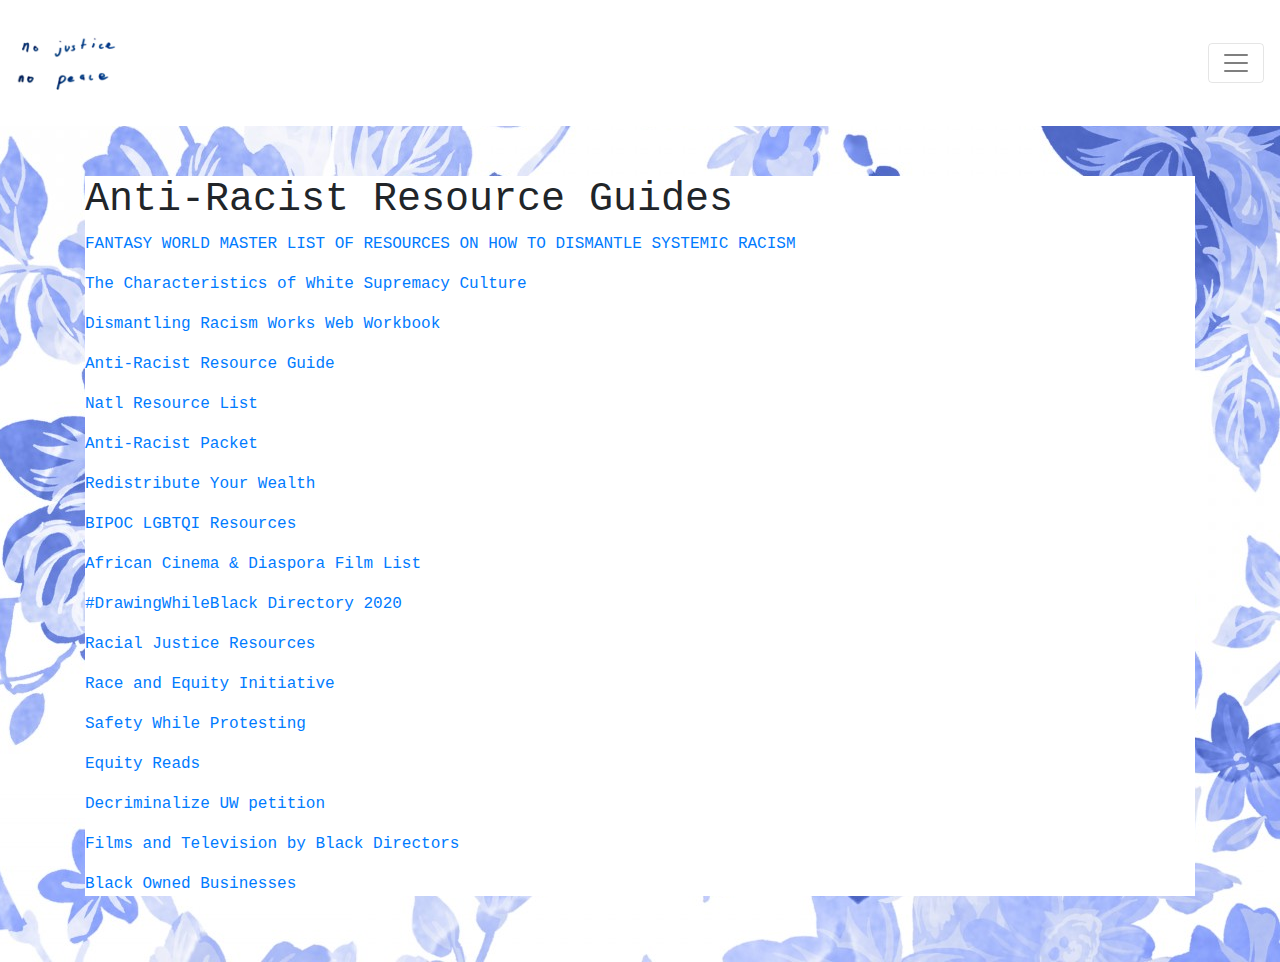
<file: matthews-final-project/index.html>
<!DOCTYPE html>
<html lang="en">
    <head>
        <meta charset="UTF-8">
        <meta name="viewport" content="width=device-width, initial-scale=1.0">
        <meta name="author" content="No Justice No Peace">
        <meta name="description" content="A compilation of anti-racist resource guides, books, and educational materials">
        <meta name="keywords" content="library science, resume, cv, work history">
        <link rel="stylesheet" href="css/styles.css">
        <link rel="stylesheet" href="https://stackpath.bootstrapcdn.com/bootstrap/4.3.1/css/bootstrap.min.css" integrity="sha384-ggOyR0iXCbMQv3Xipma34MD+dH/1fQ784/j6cY/iJTQUOhcWr7x9JvoRxT2MZw1T" crossorigin="anonymous">
        <title>No Justice, No Peace!</title>
    </head>
    <body>
        <!-- jQuery library (required by Bootstrap's JavaScript library) -->
<script src="https://code.jquery.com/jquery-3.3.1.slim.min.js" integrity="sha384-q8i/X+965DzO0rT7abK41JStQIAqVgRVzpbzo5smXKp4YfRvH+8abtTE1Pi6jizo" crossorigin="anonymous"></script>

<!-- PopperJS library (required by Bootstrap's JavaScript library) -->
<script src="https://cdnjs.cloudflare.com/ajax/libs/popper.js/1.14.7/umd/popper.min.js" integrity="sha384-UO2eT0CpHqdSJQ6hJty5KVphtPhzWj9WO1clHTMGa3JDZwrnQq4sF86dIHNDz0W1" crossorigin="anonymous"></script>

<!-- Bootstrap v4.3.1 JavaScript library -->
<script src="https://stackpath.bootstrapcdn.com/bootstrap/4.3.1/js/bootstrap.min.js" integrity="sha384-JjSmVgyd0p3pXB1rRibZUAYoIIy6OrQ6VrjIEaFf/nJGzIxFDsf4x0xIM+B07jRM" crossorigin="anonymous"></script>
        
<nav class="navbar navbar-light" style="background-color:white;">
    <a class="navbar-brand" href="index.html">
        <img src="img/noj.jpg" width="100" height="100" alt="a doodle of a face"></a>
    <button class="navbar-toggler" type="button" data-toggle="collapse" data-target="#navbarSupportedContent" aria-controls="navbarSupportedContent" aria-expanded="false" aria-label="Toggle navigation">
      <span class="navbar-toggler-icon"></span>
    </button>
    <div class="collapse navbar-collapse" id="navbarSupportedContent">
      <ul class="navbar-nav mr-auto">
        <li class="nav-item active">
          <a class="nav-link" href="#">Home <span class="sr-only">(current)</span></a>
        </li>
        <li class="nav-item">
            <a class="nav-link" href="pics.html">Books to Read</a>
          </li>
          <li class="nav-item">
            <a class="nav-link" href="PDFS.html">PDFS</a>
          </li>
          <li class="nav-item">
            <a class="nav-link" href="recommend.html">Recommend / Contact</a>
          </li>       
      </ul>
    </div>
  </nav>

<header>  
    <div class= "container">
        <div class="feature-description">
            <h1>Anti-Racist Resource Guides</h1>                          
            <p>
                <a href="http://pfw.guide/">FANTASY WORLD MASTER LIST OF RESOURCES ON HOW TO DISMANTLE SYSTEMIC RACISM</a>
            </p>
            <p>
                <a href="https://www.showingupforracialjustice.org/white-supremacy-culture-characteristics.html">The Characteristics of White Supremacy Culture</a>
            </p>
            <p>
                <a href="https://www.dismantlingracism.org/">Dismantling Racism Works Web Workbook</a>
            </p>
            <p>
            <a href="https://docs.google.com/document/d/1a-lzdtxOlWuzYNGqwlYwxMWADtZ6vJGCpKhtJHHrS54/preview?pru=AAABcqUlz28*xJMPmAcQx3f3etUM64nLBg">Anti-Racist Resource Guide</a>
            </p>
            <p>
                <a href="https://docs.google.com/spreadsheets/u/1/d/1fpdRY5fwoyt04Il6y9bToWjv4wUaIoMAQERoE2A140U/htmlview?usp=sharing&pru=AAABcqmvDo4*skM0e1pm251cf_7HPHdYtg#">Natl Resource List</a>
            </p>
            <p>
                <a href="https://docs.google.com/document/d/16tuiRYmXO7-O4A52A0oUBy3l5TBgbLifJ7TZIhEJHqY/edit#">Anti-Racist Packet</a>
            </p>
            <p>
                <a href="https://docs.google.com/spreadsheets/d/1M40tGFAlVNHnzTwLsgCXlCHmlch-qOl7C4Ma3OL7mKM/edit#gid=0">Redistribute Your Wealth</a>
            </p>
            <p>
                <a href="https://docs.google.com/document/d/1nYfpd5tfQQErfaBfpnhsAo91aHitXlYGTI6LBdv9ZYQ/edit">BIPOC LGBTQI Resources</a>
            </p>
            <p>
                <a href="https://docs.google.com/spreadsheets/u/1/d/1_xULqMM-IppLHvkKbOQE8QXnPjoNrbcUDERlq-HQwqQ/htmlview?mc_cid=d9fbe0cb92&mc_eid=51b8b32c1c">African Cinema & Diaspora Film List</a>
            </p>
            <p>
                <a href="https://airtable.com/shr5dNqIMizMEVkUQ/tbllHKX96kO8JWiKC">#DrawingWhileBlack Directory 2020</a>
            </p>
                <p>
                <a href="https://guides.lib.uw.edu/racial-justice">Racial Justice Resources</a>
            </p>
            <p>
                <a href="https://www.washington.edu/raceequity/2020/06/10/race-and-equity-resources/">Race and Equity Initiative</a>
            </p>
            <p>
                <a href="https://libguides.seattlecentral.edu/c.php?g=1046607&p=7594636">Safety While Protesting</a>
            </p>
            <p>
                <a href="https://guides.lib.uw.edu/research/recommendedreadsequity">Equity Reads</a>
            </p>
            <p>
                <a href="https://docs.google.com/document/d/1S4RPR9wfPdwEjcLLWUNJ3ESQCytslcBn9A_6RIxvxpc/preview?pru=AAABcqTDHE8*aUzoXI5vjdHRUcgyjdbwjQ">Decriminalize UW petition</a>
            </p>
            <p>
                <a href="https://cinema.washington.edu/news/2020/06/08/what-stream-right-now-films-and-television-black-directors">Films and Television by Black Directors</a>
            </p>
            <p>
                <a href="https://intentionalist.com/b/?ls=&radius=5&st=listing&lat=&lng=&listing_tag%5B%5D=black-owned&listing_neighborhood%5B%5D=1631&fbclid=IwAR0IWzu17TSbOd4oE2d36fwZ1KLgntGqkYmNLz7ugSH2U-EIFDvQAoSTm6E">Black Owned Businesses</a>
            </p>
        </div>
     </div>
     
</header>      
    
<main>
    
</main>


    </body>
    </html>
</file>
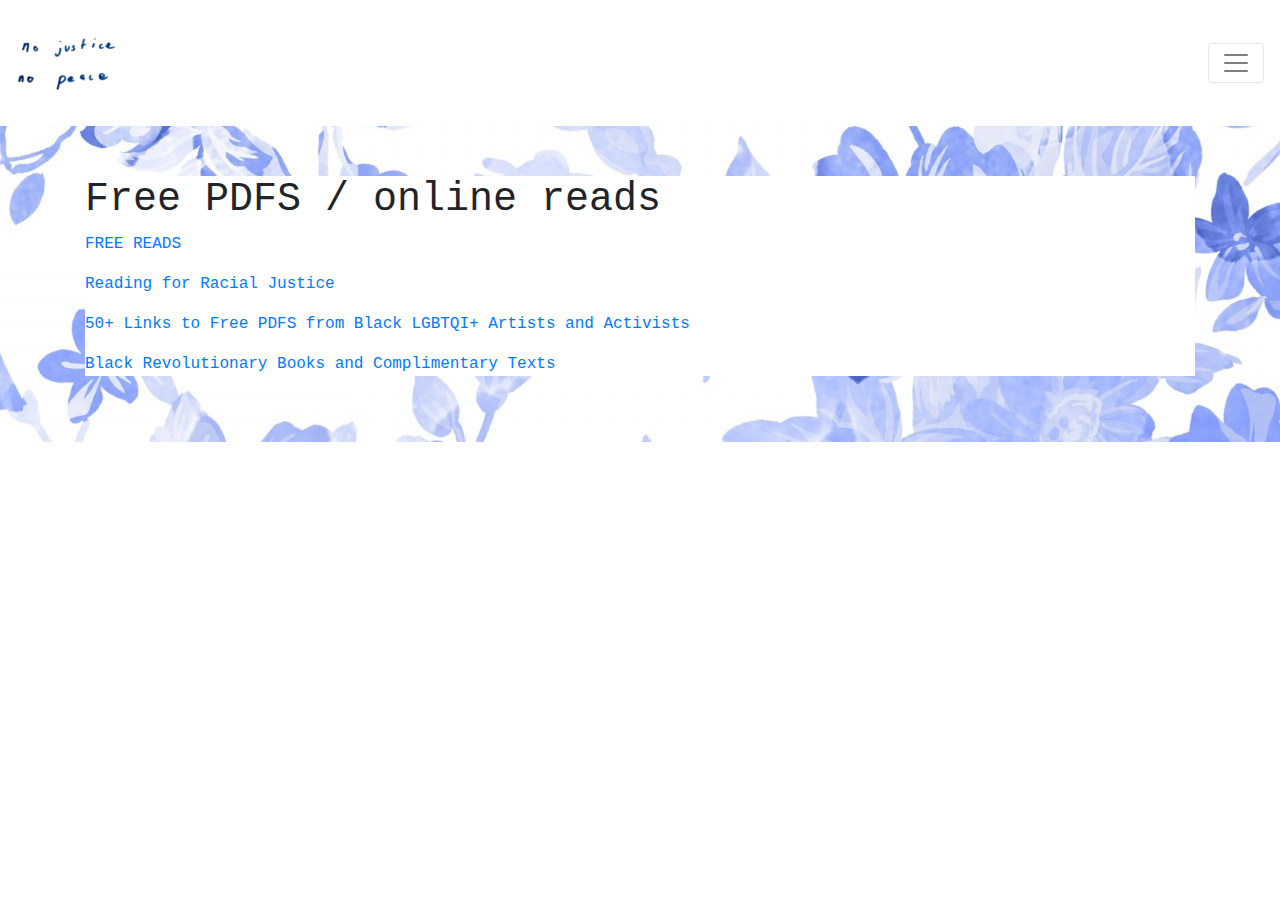
<file: matthews-final-project/PDFS.html>
<!DOCTYPE html>
<html lang="en">
    <head>
        <meta charset="UTF-8">
        <meta name="viewport" content="width=device-width, initial-scale=1.0">
        <meta name="author" content="Catherine Matthews">
        <meta name="description" content="A compilation of anti-racist resource guides, books, and educational materials">
        <meta name="keywords" content="library science, resume, cv, work history">
        <link rel="stylesheet" href="css/styles.css">
        <link rel="stylesheet" href="https://stackpath.bootstrapcdn.com/bootstrap/4.3.1/css/bootstrap.min.css" integrity="sha384-ggOyR0iXCbMQv3Xipma34MD+dH/1fQ784/j6cY/iJTQUOhcWr7x9JvoRxT2MZw1T" crossorigin="anonymous">
        <title>No Justice, No Peace!</title>
    </head>
    <body>
        <!-- jQuery library (required by Bootstrap's JavaScript library) -->
<script src="https://code.jquery.com/jquery-3.3.1.slim.min.js" integrity="sha384-q8i/X+965DzO0rT7abK41JStQIAqVgRVzpbzo5smXKp4YfRvH+8abtTE1Pi6jizo" crossorigin="anonymous"></script>

<!-- PopperJS library (required by Bootstrap's JavaScript library) -->
<script src="https://cdnjs.cloudflare.com/ajax/libs/popper.js/1.14.7/umd/popper.min.js" integrity="sha384-UO2eT0CpHqdSJQ6hJty5KVphtPhzWj9WO1clHTMGa3JDZwrnQq4sF86dIHNDz0W1" crossorigin="anonymous"></script>

<!-- Bootstrap v4.3.1 JavaScript library -->
<script src="https://stackpath.bootstrapcdn.com/bootstrap/4.3.1/js/bootstrap.min.js" integrity="sha384-JjSmVgyd0p3pXB1rRibZUAYoIIy6OrQ6VrjIEaFf/nJGzIxFDsf4x0xIM+B07jRM" crossorigin="anonymous"></script>
        
<nav class="navbar navbar-light" style="background-color:white;">
    <a class="navbar-brand" href="index.html">
        <img src="img/noj.jpg" width="100" height="100" alt="a doodle of a face"></a>
    <button class="navbar-toggler" type="button" data-toggle="collapse" data-target="#navbarSupportedContent" aria-controls="navbarSupportedContent" aria-expanded="false" aria-label="Toggle navigation">
      <span class="navbar-toggler-icon"></span>
    </button>
    <div class="collapse navbar-collapse" id="navbarSupportedContent">
      <ul class="navbar-nav mr-auto">
        <li class="nav-item active">
          <a class="nav-link" href="index.html">Home <span class="sr-only">(current)</span></a>
        </li>
        <li class="nav-item">
            <a class="nav-link" href="pics.html">Books to Read</a>
          </li>
          <li class="nav-item">
            <a class="nav-link" href="PDFS.html">PDFS</a>
          </li>
          <li class="nav-item">
            <a class="nav-link" href="recommend.html">Recommend / Contact</a>
          </li>       
      </ul>
    </div>
  </nav>

<header>  
    <div class= "container">
        <div class="feature-description">
            <h1>Free PDFS / online reads</h1>                          
            <p>
                <a href="https://drive.google.com/drive/folders/0Bz011IF2Pu9TUWIxVWxybGJ1Ync">FREE READS</a>
            </p>
            <p>
                <a href="https://manifold.umn.edu/projects/project-collection/racial-justice?fbclid=IwAR1gAGUrhTSeWdwZxP-N6hB8gAQw4TiadJOHJoL4EhioA2VZBBQknj92v9U">Reading for Racial Justice</a>
            </p>
            <p>
                <a href="https://docs.google.com/spreadsheets/d/1Xjun_HCm9vdikEHqSNkdIm-pazgkIEzLyUWHtZ1dx2U/edit#gid=0">50+ Links to Free PDFS from Black LGBTQI+ Artists and Activists</a>
            </p>
            <p>
                <a href="https://drive.google.com/drive/u/0/folders/1TrqfLp8DrCzCni58SB4-CEVSBlg0Kzq6">Black Revolutionary Books and Complimentary Texts</a>
            </p>
        </div>
     </div>
     
</header>      
    
<main>
    
</main>

    </body>
    </html>
</file>
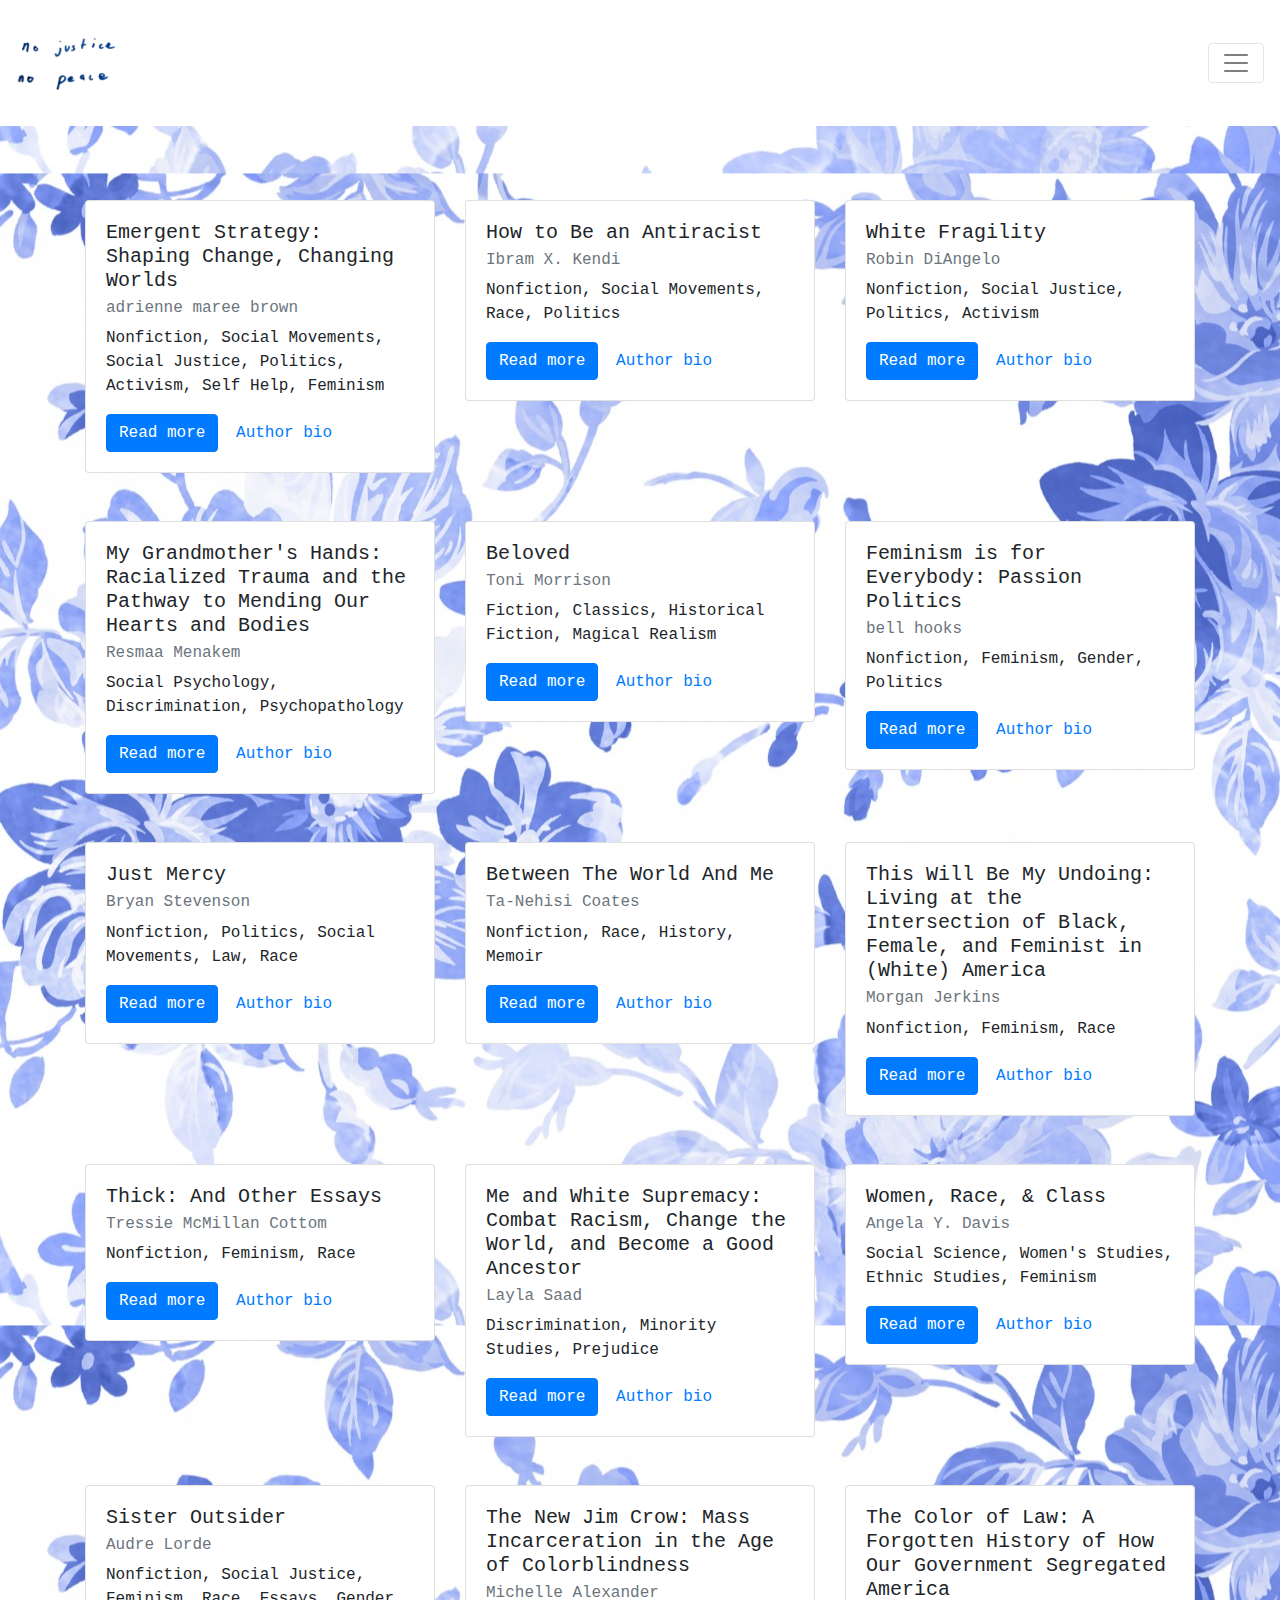
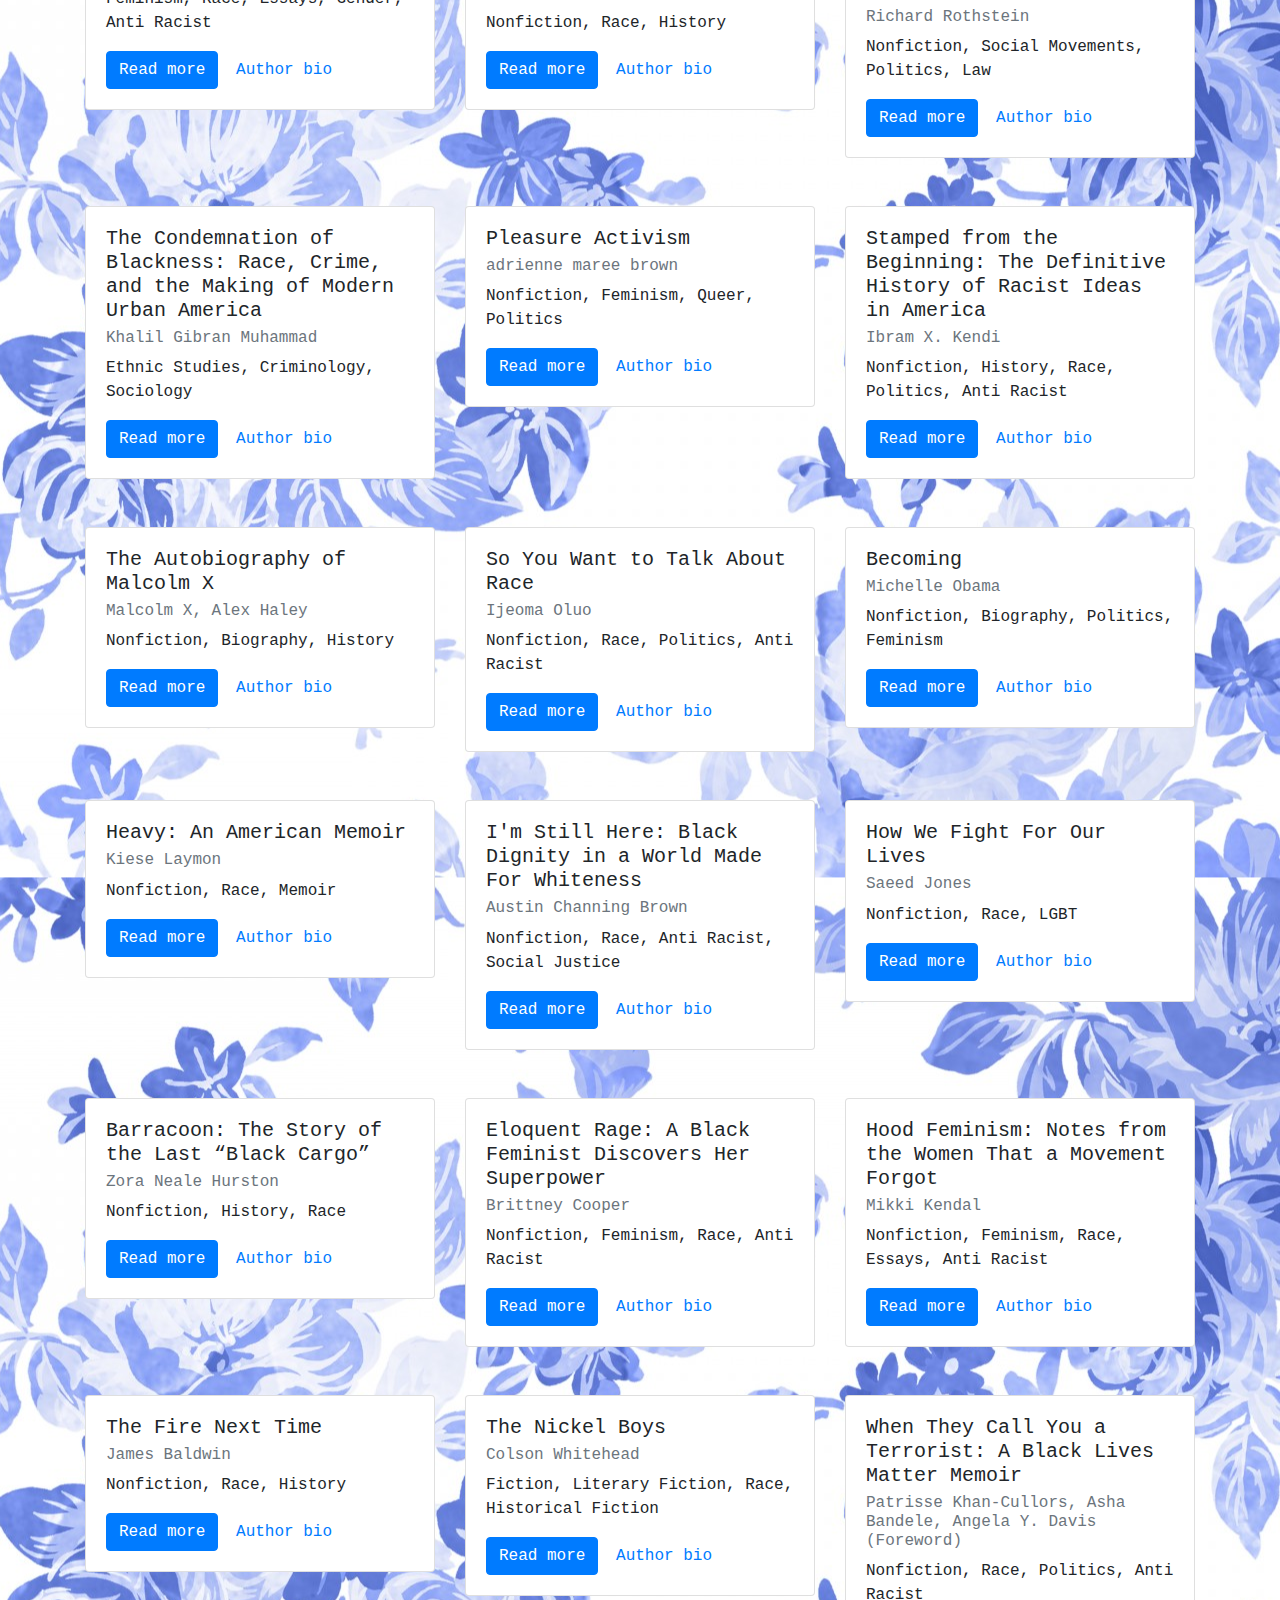
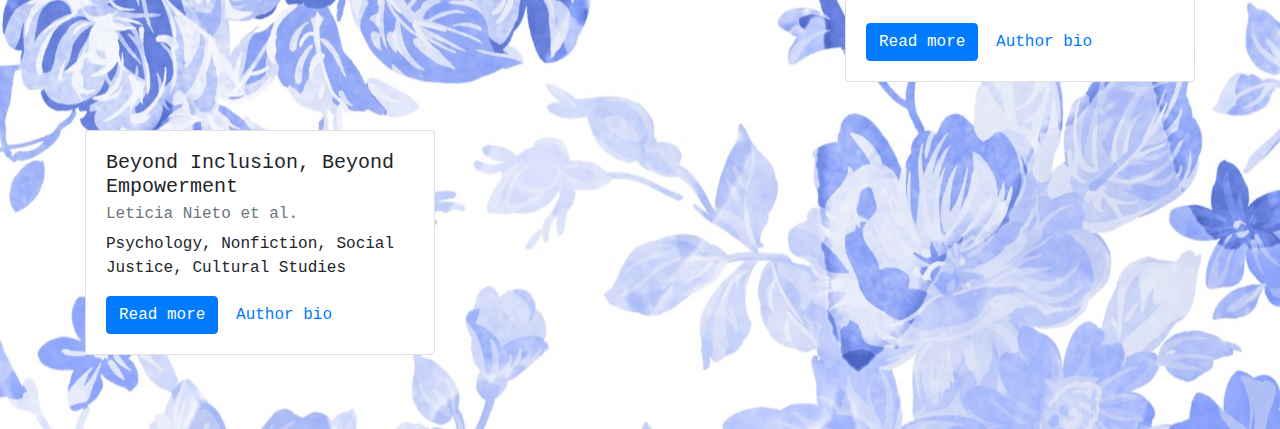
<file: matthews-final-project/pics.html>
<!DOCTYPE html>
<html lang="en">
    <head>
        <meta charset="UTF-8">
        <meta name="viewport" content="width=device-width, initial-scale=1.0">
        <meta name="author" content="Catherine Matthews">
        <meta name="description" content="A compilation of anti-racist resource guides, books, and educational materials">
        <meta name="keywords" content="library science, resume, cv, work history">
        <link rel="stylesheet" href="css/styles.css">
        <link rel="stylesheet" href="https://stackpath.bootstrapcdn.com/bootstrap/4.3.1/css/bootstrap.min.css" integrity="sha384-ggOyR0iXCbMQv3Xipma34MD+dH/1fQ784/j6cY/iJTQUOhcWr7x9JvoRxT2MZw1T" crossorigin="anonymous">
        <title>No Justice, No Peace!</title>
    </head>
    <body>
        <!-- jQuery library (required by Bootstrap's JavaScript library) -->
<script src="https://code.jquery.com/jquery-3.3.1.slim.min.js" integrity="sha384-q8i/X+965DzO0rT7abK41JStQIAqVgRVzpbzo5smXKp4YfRvH+8abtTE1Pi6jizo" crossorigin="anonymous"></script>

<!-- PopperJS library (required by Bootstrap's JavaScript library) -->
<script src="https://cdnjs.cloudflare.com/ajax/libs/popper.js/1.14.7/umd/popper.min.js" integrity="sha384-UO2eT0CpHqdSJQ6hJty5KVphtPhzWj9WO1clHTMGa3JDZwrnQq4sF86dIHNDz0W1" crossorigin="anonymous"></script>

<!-- Bootstrap v4.3.1 JavaScript library -->
<script src="https://stackpath.bootstrapcdn.com/bootstrap/4.3.1/js/bootstrap.min.js" integrity="sha384-JjSmVgyd0p3pXB1rRibZUAYoIIy6OrQ6VrjIEaFf/nJGzIxFDsf4x0xIM+B07jRM" crossorigin="anonymous"></script>
        
<nav class="navbar navbar-light" style="background-color:white;">
    <a class="navbar-brand" href="index.html">
        <img src="img/noj.jpg" width="100" height="100"></a>
    <button class="navbar-toggler" type="button" data-toggle="collapse" data-target="#navbarSupportedContent" aria-controls="navbarSupportedContent" aria-expanded="false" aria-label="Toggle navigation">
      <span class="navbar-toggler-icon"></span>
    </button>
    <div class="collapse navbar-collapse" id="navbarSupportedContent">
      <ul class="navbar-nav mr-auto">
        <li class="nav-item active">
          <a class="nav-link" href="index.html">Home <span class="sr-only">(current)</span></a>
        </li>      
        <li class="nav-item">
            <a class="nav-link" href="pics.html">Books to Read</a>
          </li>  
          <li class="nav-item">
            <a class="nav-link" href="PDFS.html">PDFS</a>
          </li>
          <li class="nav-item">
            <a class="nav-link" href="recommend.html">Recommend / Contact</a>
          </li>  
    </ul>
    </div>
  </nav>

<header>  
  <div class="container">
    <div class="row">
      <div class="col-sm-6 col-md-4 py-4">
        <div class="card">  
            <div class="card-body">
              <h5 class="card-title">Emergent Strategy: Shaping Change, Changing Worlds</h5>
              <h6 class="card-subtitle mb-2 text-muted">adrienne maree brown</h6>
              <p class="card-text">Nonfiction, Social Movements, Social Justice, Politics, Activism, Self Help, Feminism</p>
              <a href="https://www.goodreads.com/book/show/29633913-emergent-strategy" class="btn btn-primary mr-2">Read more</a>
              <a href="https://en.wikipedia.org/wiki/Adrienne_Maree_Brown" class="card-link">Author bio</a>
            </div>
          </div>
        </div>
        <div class="col-sm-6 col-md-4 py-4">
        <div class="card">
        <div class="card-body">
        <h5 class="card-title">How to Be an Antiracist</h5>
        <h6 class="card-subtitle mb-2 text-muted">Ibram X. Kendi</h6>
        <p class="card-text">Nonfiction, Social Movements, Race, Politics</p>
        <a href="https://www.goodreads.com/book/show/40265832-how-to-be-an-antiracist" class="btn btn-primary mr-2">Read more</a>
        <a href="https://en.wikipedia.org/wiki/Ibram_X._Kendi" class="card-link">Author bio</a>
      </div>
      </div>
      </div>
        <div class="col-sm-6 col-md-4 py-4">
          <div class="card">
          <div class="card-body">
            <h5 class="card-title">White Fragility</h5>
            <h6 class="card-subtitle mb-2 text-muted">Robin DiAngelo</h6>
            <p class="card-text">Nonfiction, Social Justice, Politics, Activism</p>
            <a href="https://www.goodreads.com/book/show/43708708-white-fragility" class="btn btn-primary mr-2">Read more</a>
            <a href="https://en.wikipedia.org/wiki/Robin_DiAngelo" class="card-link">Author bio</a>
          </div>
          </div>
      </div>
    </div>
  </div>
  <div class="container">
    <div class="row">
      <div class="col-sm-6 col-md-4 py-4">
        <div class="card">  
            <div class="card-body">
              <h5 class="card-title">My Grandmother's Hands: Racialized Trauma and the Pathway to Mending Our Hearts and Bodies</h5>
              <h6 class="card-subtitle mb-2 text-muted">Resmaa Menakem</h6>
              <p class="card-text">Social Psychology, Discrimination, Psychopathology</p>
              <a href="https://www.goodreads.com/book/show/34146782-my-grandmother-s-hands#:~:text=My%20Grandmother's%20Hands%3A%20Racialized%20Trauma%20and%20the,of%20Our%20Bodies%20and%20Hearts&text=My%20Grandmother's%20Hands%20is%20a,beyond%20our%20entrenched%20racialized%20divide." class="btn btn-primary mr-2">Read more</a>
              <a href="https://www.resmaa.com/about" class="card-link">Author bio</a>
            </div>
          </div>
        </div>
        <div class="col-sm-6 col-md-4 py-4">
        <div class="card">
        <div class="card-body">
        <h5 class="card-title">Beloved</h5>
        <h6 class="card-subtitle mb-2 text-muted">Toni Morrison</h6>
        <p class="card-text">Fiction, Classics, Historical Fiction, Magical Realism</p>
        <a href="https://www.goodreads.com/book/show/6149.Beloved?ac=1&from_search=true&qid=tv9zotzVgd&rank=1" class="btn btn-primary mr-2">Read more</a>
        <a href="https://en.wikipedia.org/wiki/Toni_Morrison" class="card-link">Author bio</a>
      </div>
      </div>
      </div>
        <div class="col-sm-6 col-md-4 py-4">
          <div class="card">
          <div class="card-body">
            <h5 class="card-title">Feminism is for Everybody: Passion Politics</h5>
            <h6 class="card-subtitle mb-2 text-muted">bell hooks</h6>
            <p class="card-text">Nonfiction, Feminism, Gender, Politics</p>
            <a href="https://www.goodreads.com/book/show/168484.Feminism_is_for_Everybody?ac=1&from_search=true&qid=ur2YQLFacJ&rank=1" class="btn btn-primary mr-2">Read more</a>
            <a href="https://en.wikipedia.org/wiki/Bell_hooks" class="card-link">Author bio</a>
          </div>
          </div>
      </div>
    </div>
  </div>
  <div class="container">
    <div class="row">
      <div class="col-sm-6 col-md-4 py-4">
        <div class="card">  
            <div class="card-body">
              <h5 class="card-title">Just Mercy</h5>
              <h6 class="card-subtitle mb-2 text-muted">Bryan Stevenson</h6>
              <p class="card-text">Nonfiction, Politics, Social Movements, Law, Race</p>
              <a href="https://www.goodreads.com/book/show/20342617-just-mercy?ac=1&from_search=true&qid=bjsVbZ0dDc&rank=1" class="btn btn-primary mr-2">Read more</a>
              <a href="https://en.wikipedia.org/wiki/Bryan_Stevenson" class="card-link">Author bio</a>
            </div>
          </div>
        </div>
        <div class="col-sm-6 col-md-4 py-4">
        <div class="card">
        <div class="card-body">
        <h5 class="card-title">Between The World And Me</h5>
        <h6 class="card-subtitle mb-2 text-muted">Ta-Nehisi Coates</h6>
        <p class="card-text">Nonfiction, Race, History, Memoir</p>
        <a href="https://www.goodreads.com/book/show/25489625-between-the-world-and-me?ac=1&from_search=true&qid=FAnrUPXwNX&rank=1" class="btn btn-primary mr-2">Read more</a>
        <a href="https://en.wikipedia.org/wiki/Ta-Nehisi_Coates" class="card-link">Author bio</a>
      </div>
      </div>
      </div>
        <div class="col-sm-6 col-md-4 py-4">
          <div class="card">
          <div class="card-body">
            <h5 class="card-title">This Will Be My Undoing: Living at the Intersection of Black, Female, and Feminist in (White) America</h5>
            <h6 class="card-subtitle mb-2 text-muted">Morgan Jerkins</h6>
            <p class="card-text">Nonfiction, Feminism, Race</p>
            <a href="https://www.goodreads.com/book/show/35069544-this-will-be-my-undoing?ac=1&from_search=true&qid=k6i36Nd1vi&rank=1" class="btn btn-primary mr-2">Read more</a>
            <a href="http://www.morgan-jerkins.com/" class="card-link">Author bio</a>
          </div>
          </div>
      </div>
    </div>
  </div>
  <div class="container">
    <div class="row">
      <div class="col-sm-6 col-md-4 py-4">
        <div class="card">  
            <div class="card-body">
              <h5 class="card-title">Thick: And Other Essays</h5>
              <h6 class="card-subtitle mb-2 text-muted">Tressie McMillan Cottom</h6>
              <p class="card-text">Nonfiction, Feminism, Race</p>
              <a href="https://www.goodreads.com/book/show/40365093-thick?ac=1&from_search=true&qid=uQc71kzBVD&rank=1" class="btn btn-primary mr-2">Read more</a>
              <a href="https://en.wikipedia.org/wiki/Tressie_McMillan_Cottom" class="card-link">Author bio</a>
            </div>
          </div>
        </div>
        <div class="col-sm-6 col-md-4 py-4">
        <div class="card">
        <div class="card-body">
        <h5 class="card-title">Me and White Supremacy: Combat Racism, Change the World, and Become a Good Ancestor</h5>
        <h6 class="card-subtitle mb-2 text-muted">Layla Saad</h6>
        <p class="card-text">Discrimination, Minority Studies, Prejudice</p>
        <a href="https://www.goodreads.com/book/show/46002342-me-and-white-supremacy?ac=1&from_search=true&qid=bkD8QWuFQi&rank=1" class="btn btn-primary mr-2">Read more</a>
        <a href="https://en.wikipedia.org/wiki/Layla_Saad" class="card-link">Author bio</a>
      </div>
      </div>
      </div>
        <div class="col-sm-6 col-md-4 py-4">
          <div class="card">
          <div class="card-body">
            <h5 class="card-title">Women, Race, & Class</h5>
            <h6 class="card-subtitle mb-2 text-muted">Angela Y. Davis</h6>
            <p class="card-text">Social Science, Women's Studies, Ethnic Studies, Feminism</p>
            <a href="https://www.goodreads.com/book/show/635635.Women_Race_and_Class?ac=1&from_search=true&qid=0sVoardPjO&rank=1" class="btn btn-primary mr-2">Read more</a>
            <a href="https://en.wikipedia.org/wiki/Angela_Davis" class="card-link">Author bio</a>
          </div>
          </div>
      </div>
    </div>
  </div>
  <div class="container">
    <div class="row">
      <div class="col-sm-6 col-md-4 py-4">
        <div class="card">  
            <div class="card-body">
              <h5 class="card-title">Sister Outsider</h5>
              <h6 class="card-subtitle mb-2 text-muted">Audre Lorde</h6>
              <p class="card-text">Nonfiction, Social Justice, Feminism, Race, Essays, Gender, Anti Racist</p>
              <a href="https://www.goodreads.com/book/show/32951.Sister_Outsider?ac=1&from_search=true&qid=nyxdcQNQhn&rank=1" class="btn btn-primary mr-2">Read more</a>
              <a href="https://en.wikipedia.org/wiki/Audre_Lorde" class="card-link">Author bio</a>
            </div>
          </div>
        </div>
        <div class="col-sm-6 col-md-4 py-4">
        <div class="card">
        <div class="card-body">
        <h5 class="card-title">The New Jim Crow: Mass Incarceration in the Age of Colorblindness</h5>
        <h6 class="card-subtitle mb-2 text-muted">Michelle Alexander</h6>
        <p class="card-text">Nonfiction, Race, History</p>
        <a href="https://www.goodreads.com/book/show/6792458-the-new-jim-crow?ac=1&from_search=true&qid=IEl0XY68rQ&rank=1" class="btn btn-primary mr-2">Read more</a>
        <a href="https://en.wikipedia.org/wiki/Michelle_Alexander" class="card-link">Author bio</a>
      </div>
      </div>
      </div>
        <div class="col-sm-6 col-md-4 py-4">
          <div class="card">
          <div class="card-body">
            <h5 class="card-title">The Color of Law: A Forgotten History of How Our Government Segregated America</h5>
            <h6 class="card-subtitle mb-2 text-muted">Richard Rothstein</h6>
            <p class="card-text">Nonfiction, Social Movements, Politics, Law</p>
            <a href="https://www.goodreads.com/book/show/32191706-the-color-of-law" class="btn btn-primary mr-2">Read more</a>
            <a href="https://en.wikipedia.org/wiki/Richard_Rothstein" class="card-link">Author bio</a>
          </div>
          </div>
      </div>
    </div>
  </div> 
  <div class="container">
    <div class="row">
      <div class="col-sm-6 col-md-4 py-4">
        <div class="card">  
            <div class="card-body">
              <h5 class="card-title">The Condemnation of Blackness: Race, Crime, and the Making of Modern Urban America</h5>
              <h6 class="card-subtitle mb-2 text-muted">Khalil Gibran Muhammad</h6>
              <p class="card-text">Ethnic Studies, Criminology, Sociology</p>
              <a href="https://www.goodreads.com/book/show/7093931-the-condemnation-of-blackness?ac=1&from_search=true&qid=IrUAjzbMat&rank=1" class="btn btn-primary mr-2">Read more</a>
              <a href="https://en.wikipedia.org/wiki/Khalil_Gibran_Muhammad" class="card-link">Author bio</a>
            </div>
          </div>
        </div>
        <div class="col-sm-6 col-md-4 py-4">
        <div class="card">
        <div class="card-body">
        <h5 class="card-title">Pleasure Activism</h5>
        <h6 class="card-subtitle mb-2 text-muted">adrienne maree brown</h6>
        <p class="card-text">Nonfiction, Feminism, Queer, Politics</p>
        <a href="https://www.goodreads.com/book/show/40549668-pleasure-activism" class="btn btn-primary mr-2">Read more</a>
        <a href="http://adriennemareebrown.net/" class="card-link">Author bio</a>
      </div>
      </div>
      </div>
        <div class="col-sm-6 col-md-4 py-4">
          <div class="card">
          <div class="card-body">
            <h5 class="card-title">Stamped from the Beginning: The Definitive History of Racist Ideas in America</h5>
            <h6 class="card-subtitle mb-2 text-muted">Ibram X. Kendi</h6>
            <p class="card-text">Nonfiction, History, Race, Politics, Anti Racist</p>
            <a href="https://www.goodreads.com/book/show/25898216-stamped-from-the-beginning?ac=1&from_search=true&qid=0HVjQ6ONIS&rank=1" class="btn btn-primary mr-2">Read more</a>
            <a href="https://en.wikipedia.org/wiki/Ibram_X._Kendi" class="card-link">Author bio</a>
          </div>
          </div>
      </div>
    </div>
  </div> 
  <div class="container">
    <div class="row">
      <div class="col-sm-6 col-md-4 py-4">
        <div class="card">  
            <div class="card-body">
              <h5 class="card-title">The Autobiography of Malcolm X</h5>
              <h6 class="card-subtitle mb-2 text-muted">Malcolm X, Alex Haley</h6>
              <p class="card-text">Nonfiction, Biography, History</p>
              <a href="https://www.goodreads.com/book/show/92057.The_Autobiography_of_Malcolm_X?ac=1&from_search=true&qid=8xqt30Atga&rank=1" class="btn btn-primary mr-2">Read more</a>
              <a href="https://en.wikipedia.org/wiki/Malcolm_X" class="card-link">Author bio</a>
            </div>
          </div>
        </div>
        <div class="col-sm-6 col-md-4 py-4">
        <div class="card">
        <div class="card-body">
        <h5 class="card-title">So You Want to Talk About Race</h5>
        <h6 class="card-subtitle mb-2 text-muted">Ijeoma Oluo</h6>
        <p class="card-text">Nonfiction, Race, Politics, Anti Racist</p>
        <a href="https://www.goodreads.com/book/show/35099718-so-you-want-to-talk-about-race?ac=1&from_search=true&qid=x5zED59Yk3&rank=1" class="btn btn-primary mr-2">Read more</a>
        <a href="https://en.wikipedia.org/wiki/Ijeoma_Oluo" class="card-link">Author bio</a>
      </div>
      </div>
      </div>
        <div class="col-sm-6 col-md-4 py-4">
          <div class="card">
          <div class="card-body">
            <h5 class="card-title">Becoming</h5>
            <h6 class="card-subtitle mb-2 text-muted">Michelle Obama</h6>
            <p class="card-text">Nonfiction, Biography, Politics, Feminism</p>
            <a href="https://www.goodreads.com/book/show/38746485-becoming?ac=1&from_search=true&qid=WegoqcDAry&rank=1" class="btn btn-primary mr-2">Read more</a>
            <a href="https://en.wikipedia.org/wiki/Michelle_Obama" class="card-link">Author bio</a>
          </div>
          </div>
      </div>
    </div>
  </div>  
  <div class="container">
    <div class="row">
      <div class="col-sm-6 col-md-4 py-4">
        <div class="card">  
            <div class="card-body">
              <h5 class="card-title">Heavy: An American Memoir</h5>
              <h6 class="card-subtitle mb-2 text-muted">Kiese Laymon</h6>
              <p class="card-text">Nonfiction, Race, Memoir</p>
              <a href="https://www.goodreads.com/book/show/29430746-heavy?ac=1&from_search=true&qid=lsGMl5Hrnx&rank=1" class="btn btn-primary mr-2">Read more</a>
              <a href="https://en.wikipedia.org/wiki/Kiese_Laymon" class="card-link">Author bio</a>
            </div>
          </div>
        </div>
        <div class="col-sm-6 col-md-4 py-4">
        <div class="card">
        <div class="card-body">
        <h5 class="card-title">I'm Still Here: Black Dignity in a World Made For Whiteness</h5>
        <h6 class="card-subtitle mb-2 text-muted">Austin Channing Brown</h6>
        <p class="card-text">Nonfiction, Race, Anti Racist, Social Justice</p>
        <a href="https://www.goodreads.com/book/show/35883430-i-m-still-here?ac=1&from_search=true&qid=radHtoU72M&rank=1" class="btn btn-primary mr-2">Read more</a>
        <a href="http://austinchanning.com/bio" class="card-link">Author bio</a>
      </div>
      </div>
      </div>
        <div class="col-sm-6 col-md-4 py-4">
          <div class="card">
          <div class="card-body">
            <h5 class="card-title">How We Fight For Our Lives</h5>
            <h6 class="card-subtitle mb-2 text-muted">Saeed Jones</h6>
            <p class="card-text">Nonfiction, Race, LGBT</p>
            <a href="https://www.goodreads.com/book/show/43682552-how-we-fight-for-our-lives?ac=1&from_search=true&qid=C9GRfUSMyH&rank=1" class="btn btn-primary mr-2">Read more</a>
            <a href="https://en.wikipedia.org/wiki/Saeed_Jones" class="card-link">Author bio</a>
          </div>
          </div>
      </div>
    </div>
  </div> 
  <div class="container">
    <div class="row">
      <div class="col-sm-6 col-md-4 py-4">
        <div class="card">  
            <div class="card-body">
              <h5 class="card-title">Barracoon: The Story of the Last “Black Cargo”</h5>
              <h6 class="card-subtitle mb-2 text-muted">Zora Neale Hurston</h6>
              <p class="card-text">Nonfiction, History, Race</p>
              <a href="https://www.goodreads.com/book/show/2590136-barracoon?from_search=true&from_srp=true&qid=wLltK6shmy&rank=1" class="btn btn-primary mr-2">Read more</a>
              <a href="https://en.wikipedia.org/wiki/Zora_Neale_Hurston" class="card-link">Author bio</a>
            </div>
          </div>
        </div>
        <div class="col-sm-6 col-md-4 py-4">
        <div class="card">
        <div class="card-body">
        <h5 class="card-title">Eloquent Rage: A Black Feminist Discovers Her Superpower</h5>
        <h6 class="card-subtitle mb-2 text-muted">Brittney Cooper</h6>
        <p class="card-text">Nonfiction, Feminism, Race, Anti Racist</p>
        <a href="https://www.goodreads.com/book/show/33574165-eloquent-rage?ac=1&from_search=true&qid=ylI5IMSNgt&rank=1" class="btn btn-primary mr-2">Read more</a>
        <a href="https://en.wikipedia.org/wiki/Brittney_Cooper" class="card-link">Author bio</a>
      </div>
      </div>
      </div>
        <div class="col-sm-6 col-md-4 py-4">
          <div class="card">
          <div class="card-body">
            <h5 class="card-title">Hood Feminism: Notes from the Women That a Movement Forgot</h5>
            <h6 class="card-subtitle mb-2 text-muted">Mikki Kendal</h6>
            <p class="card-text">Nonfiction, Feminism, Race, Essays, Anti Racist</p>
            <a href="https://www.goodreads.com/book/show/36687229-hood-feminism?ac=1&from_search=true&qid=rslIp0KOjt&rank=1" class="btn btn-primary mr-2">Read more</a>
            <a href="https://en.wikipedia.org/wiki/Mikki_Kendall" class="card-link">Author bio</a>
          </div>
          </div>
      </div>
    </div>
  </div> 
  <div class="container">
    <div class="row">
      <div class="col-sm-6 col-md-4 py-4">
        <div class="card">  
            <div class="card-body">
              <h5 class="card-title">The Fire Next Time</h5>
              <h6 class="card-subtitle mb-2 text-muted">James Baldwin</h6>
              <p class="card-text">Nonfiction, Race, History</p>
              <a href="https://www.goodreads.com/book/show/464260.The_Fire_Next_Time?ac=1&from_search=true&qid=kgn5hMEJSd&rank=1" class="btn btn-primary mr-2">Read more</a>
              <a href="https://en.wikipedia.org/wiki/James_Baldwin" class="card-link">Author bio</a>
            </div>
          </div>
        </div>
        <div class="col-sm-6 col-md-4 py-4">
        <div class="card">
        <div class="card-body">
        <h5 class="card-title">The Nickel Boys</h5>
        <h6 class="card-subtitle mb-2 text-muted">Colson Whitehead</h6>
        <p class="card-text">Fiction, Literary Fiction, Race, Historical Fiction</p>
        <a href="https://www.goodreads.com/book/show/42270835-the-nickel-boys?ac=1&from_search=true&qid=LZRXliqAGR&rank=1" class="btn btn-primary mr-2" class="btn btn-primary mr-2">Read more</a>
        <a href="https://en.wikipedia.org/wiki/Colson_Whitehead" class="card-link">Author bio</a>
      </div>
      </div>
      </div>
        <div class="col-sm-6 col-md-4 py-4">
          <div class="card">
          <div class="card-body">
            <h5 class="card-title">When They Call You a Terrorist: A Black Lives Matter Memoir</h5>
            <h6 class="card-subtitle mb-2 text-muted">Patrisse Khan-Cullors, Asha Bandele, Angela Y. Davis (Foreword)</h6>
            <p class="card-text">Nonfiction, Race, Politics, Anti Racist</p>
            <a href="https://www.goodreads.com/book/show/34964998-when-they-call-you-a-terrorist"class="btn btn-primary mr-2" class="btn btn-primary mr-2">Read more</a>
            <a href="https://patrissecullors.com/" class="card-link">Author bio</a>
          </div>
          </div>
      </div>
      <div class="container">
        <div class="row">
          <div class="col-sm-6 col-md-4 py-4">
            <div class="card">  
                <div class="card-body">
                  <h5 class="card-title">Beyond Inclusion, Beyond Empowerment</h5>
                  <h6 class="card-subtitle mb-2 text-muted">Leticia Nieto et al.</h6>
                  <p class="card-text">Psychology, Nonfiction, Social Justice, Cultural Studies</p>
                  <a href="https://www.goodreads.com/en/book/show/9578127" class="btn btn-primary mr-2">Read more</a>
                  <a href="https://beyondinclusionbeyondempowerment.com/about/" class="card-link">Author bio</a>
                </div>
              </div>
            </div>
            
        </div>
      </div>
    </div>
  </div>                   
</header>      
    
<main>
</main>

    </body>
    </html>
</file>
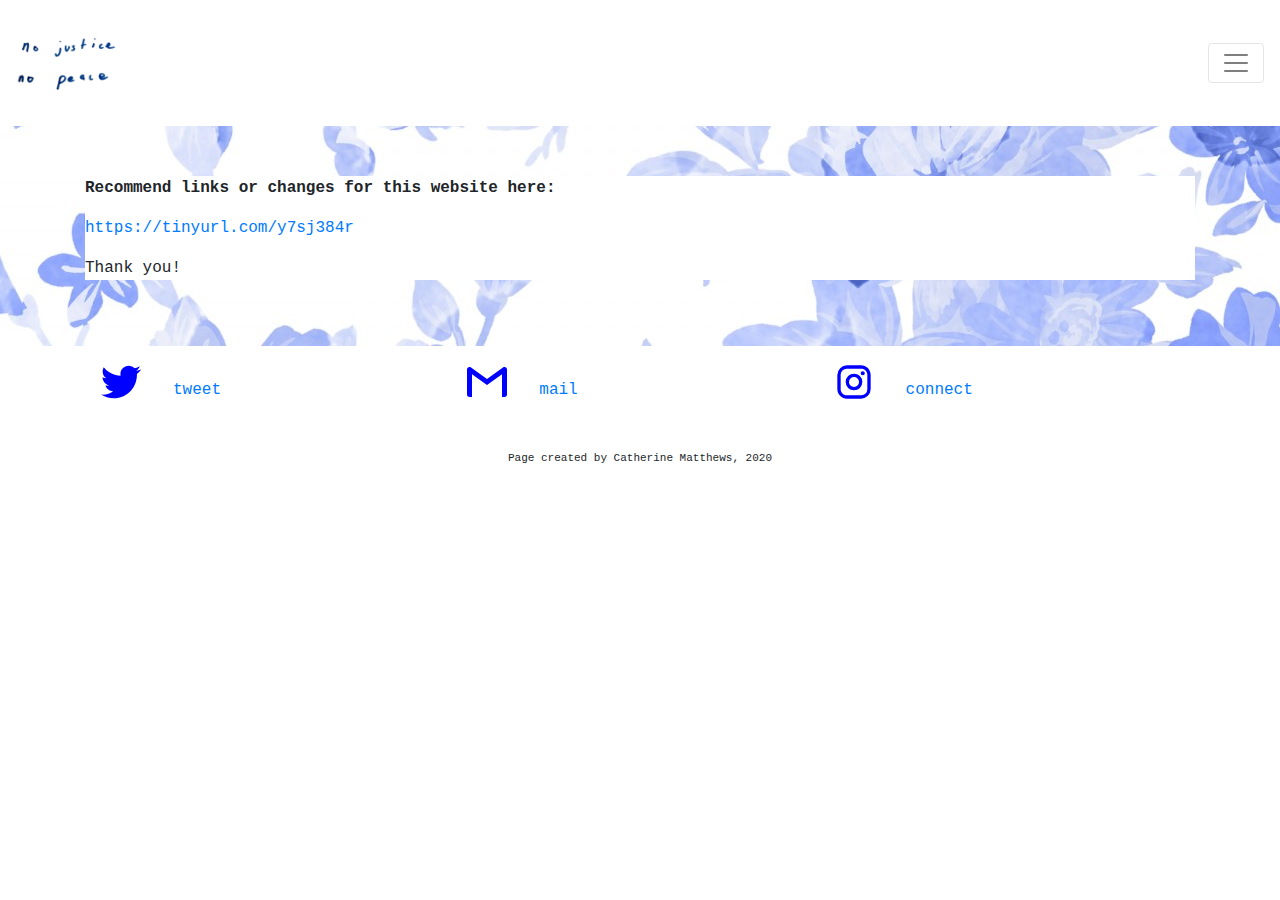
<file: matthews-final-project/recommend.html>
<!DOCTYPE html>
<html lang="en">
    <head>
        <meta charset="UTF-8">
        <meta name="viewport" content="width=device-width, initial-scale=1.0">
        <meta name="author" content="Catherine Matthews">
        <meta name="description" content="A compilation of anti-racist resource guides, books, and educational materials">
        <meta name="keywords" content="library science, resume, cv, work history">
        <link rel="stylesheet" href="css/styles.css">
        <link rel="stylesheet" href="https://stackpath.bootstrapcdn.com/bootstrap/4.3.1/css/bootstrap.min.css" integrity="sha384-ggOyR0iXCbMQv3Xipma34MD+dH/1fQ784/j6cY/iJTQUOhcWr7x9JvoRxT2MZw1T" crossorigin="anonymous">
        <title>No Justice, No Peace!</title>
    </head>
    <body>
        <!-- jQuery library (required by Bootstrap's JavaScript library) -->
<script src="https://code.jquery.com/jquery-3.3.1.slim.min.js" integrity="sha384-q8i/X+965DzO0rT7abK41JStQIAqVgRVzpbzo5smXKp4YfRvH+8abtTE1Pi6jizo" crossorigin="anonymous"></script>

<!-- PopperJS library (required by Bootstrap's JavaScript library) -->
<script src="https://cdnjs.cloudflare.com/ajax/libs/popper.js/1.14.7/umd/popper.min.js" integrity="sha384-UO2eT0CpHqdSJQ6hJty5KVphtPhzWj9WO1clHTMGa3JDZwrnQq4sF86dIHNDz0W1" crossorigin="anonymous"></script>

<!-- Bootstrap v4.3.1 JavaScript library -->
<script src="https://stackpath.bootstrapcdn.com/bootstrap/4.3.1/js/bootstrap.min.js" integrity="sha384-JjSmVgyd0p3pXB1rRibZUAYoIIy6OrQ6VrjIEaFf/nJGzIxFDsf4x0xIM+B07jRM" crossorigin="anonymous"></script>
        
<nav class="navbar navbar-light" style="background-color:white;">
    <a class="navbar-brand" href="index.html">
        <img src="img/noj.jpg" width="100" height="100" alt="a doodle of a face"></a>
    <button class="navbar-toggler" type="button" data-toggle="collapse" data-target="#navbarSupportedContent" aria-controls="navbarSupportedContent" aria-expanded="false" aria-label="Toggle navigation">
      <span class="navbar-toggler-icon"></span>
    </button>
    <div class="collapse navbar-collapse" id="navbarSupportedContent">
      <ul class="navbar-nav mr-auto">
        <li class="nav-item active">
          <a class="nav-link" href="index.html">Home <span class="sr-only">(current)</span></a>
        </li> 
        <li class="nav-item">
            <a class="nav-link" href="pics.html">Books to Read</a>
          </li>
          <li class="nav-item">
            <a class="nav-link" href="PDFS.html">PDFS</a>
          </li>
          <li class="nav-item">
            <a class="nav-link" href="recommend.html">Recommend / Contact</a>
          </li>     
      </ul>
    </div>
  </nav>

<header>  
    <div class= "container">
        <div class="feature-description">
            <p><b>Recommend links or changes for this website here:</b></p>
            <p>
                <a href="https://forms.gle/wWQrzvyMjLXARJ9r9">https://tinyurl.com/y7sj384r</a>
            </p>
            <p>Thank you!</p>
        </div>
     </div>
     
</header>      
    
<main>
    <div class="container">
        <ul class="features"> 
            <li>
                <div class="feature-icon">
                    <svg aria-labelledby="simpleicons-twitter-icon" role="img" viewBox="0 0 24 24" xmlns="http://www.w3.org/2000/svg"><title id="simpleicons-twitter-icon">Twitter icon</title><path d="M23.954 4.569c-.885.389-1.83.654-2.825.775 1.014-.611 1.794-1.574 2.163-2.723-.951.555-2.005.959-3.127 1.184-.896-.959-2.173-1.559-3.591-1.559-2.717 0-4.92 2.203-4.92 4.917 0 .39.045.765.127 1.124C7.691 8.094 4.066 6.13 1.64 3.161c-.427.722-.666 1.561-.666 2.475 0 1.71.87 3.213 2.188 4.096-.807-.026-1.566-.248-2.228-.616v.061c0 2.385 1.693 4.374 3.946 4.827-.413.111-.849.171-1.296.171-.314 0-.615-.03-.916-.086.631 1.953 2.445 3.377 4.604 3.417-1.68 1.319-3.809 2.105-6.102 2.105-.39 0-.779-.023-1.17-.067 2.189 1.394 4.768 2.209 7.557 2.209 9.054 0 13.999-7.496 13.999-13.986 0-.209 0-.42-.015-.63.961-.689 1.8-1.56 2.46-2.548l-.047-.02z"/></svg>
                </div>            
                <div class="feature-description">
                    <a href="https://twitter.com/reference_cat">tweet</a>
                </div>
            </li>
            <li>
                <div class="feature-icon">
                    <svg aria-labelledby="simpleicons-gmail-icon" role="img" viewBox="0 0 24 24" xmlns="http://www.w3.org/2000/svg"><title id="simpleicons-gmail-icon">Gmail icon</title><path d="M24 4.5v15c0 .85-.65 1.5-1.5 1.5H21V7.387l-9 6.463-9-6.463V21H1.5C.649 21 0 20.35 0 19.5v-15c0-.425.162-.8.431-1.068C.7 3.16 1.076 3 1.5 3H2l10 7.25L22 3h.5c.425 0 .8.162 1.069.432.27.268.431.643.431 1.068z"/></svg>
                </div>
                <div class="feature-description">
                    <a href="mailto:caytiem@uw.edu">mail</a>
                </div>
            </li> 
            <li>
                <div class="feature-icon">
                    <svg aria-labelledby="simpleicons-instagram-icon" role="img" viewBox="0 0 24 24" xmlns="http://www.w3.org/2000/svg"><title id="simpleicons-instagram-icon">Instagram icon</title><path d="M7.8,2H16.2C19.4,2 22,4.6 22,7.8V16.2A5.8,5.8 0 0,1 16.2,22H7.8C4.6,22 2,19.4 2,16.2V7.8A5.8,5.8 0 0,1 7.8,2M7.6,4A3.6,3.6 0 0,0 4,7.6V16.4C4,18.39 5.61,20 7.6,20H16.4A3.6,3.6 0 0,0 20,16.4V7.6C20,5.61 18.39,4 16.4,4H7.6M17.25,5.5A1.25,1.25 0 0,1 18.5,6.75A1.25,1.25 0 0,1 17.25,8A1.25,1.25 0 0,1 16,6.75A1.25,1.25 0 0,1 17.25,5.5M12,7A5,5 0 0,1 17,12A5,5 0 0,1 12,17A5,5 0 0,1 7,12A5,5 0 0,1 12,7M12,9A3,3 0 0,0 9,12A3,3 0 0,0 12,15A3,3 0 0,0 15,12A3,3 0 0,0 12,9Z"/></svg>
                </div>
                <div class="feature-description">
                    <a href="https://www.instagram.com/reference_cat">connect</a>
                </div>
            </li>               
        </ul>
    </div>
     
</main>

<footer>
    <p>Page created by Catherine Matthews, 2020</p>
    </footer>
    </body>
    </html>
</file>
<file: matthews-final-project/css/styles.css>
html {
    font-size: 16px;
}
header {
    font-family: "Courier New", Courier, monospace;
    background-image: url(../img/flower.jpg);
    background-position: bottom 0px right 0px;
    padding-top: 50px;
    padding-bottom: 50px;
}
main {
    font-family: "Courier New", Courier, monospace;
}
li {
    margin-bottom: 1rem;
}
h1 {
    font-size: 40px;
    margin-top: 0em;
}
body {
    margin: 0em;
}
div.feature-description {
    background-color: white;
}

ul.features {
    list-style: none;
    padding-left: 0em;
    margin-bottom: 0rem;
    
}
* {
    box-sizing: border-box; /* include padding and border is size calcs */
}
div.card {
    display: flex;
}
ul.features li {
    display: flex;
}
ul.features .feature-icon {
    padding: 1rem;
    background-color: white;
}
ul.features .feature-description {
    flex-grow: 1;
    padding: 1rem;
    padding-top: 2rem;
    background-color: white;
}
footer {
    background-color:white;
    background-position: bottom 0px right 0px;
    padding-top: 1rem;
    padding-bottom: 1rem;
}
footer p{
    font-family: "Courier New", Courier, monospace;
    margin-bottom: 0px;
    padding: 0px;
    text-align: center;
    font-size: 11px;
}
svg {
    height: 40px;
    width: 40px;
    fill: blue;
}

@media (min-width: 768px) {
    .container {
      max-width: 750px;
      font-size: 1rem;
    }
    .features {
        display: flex;
        flex-wrap: wrap;
    }
    .features li {
        flex-basis: 33%;
    }
  }
  
  @media (min-width: 992px) {
    .container {
      max-width: 970px;
    }
    
  }
  
  @media (min-width: 1200px) {
    .container {
      max-width: 1170px;
    }
   
  }
</file>
